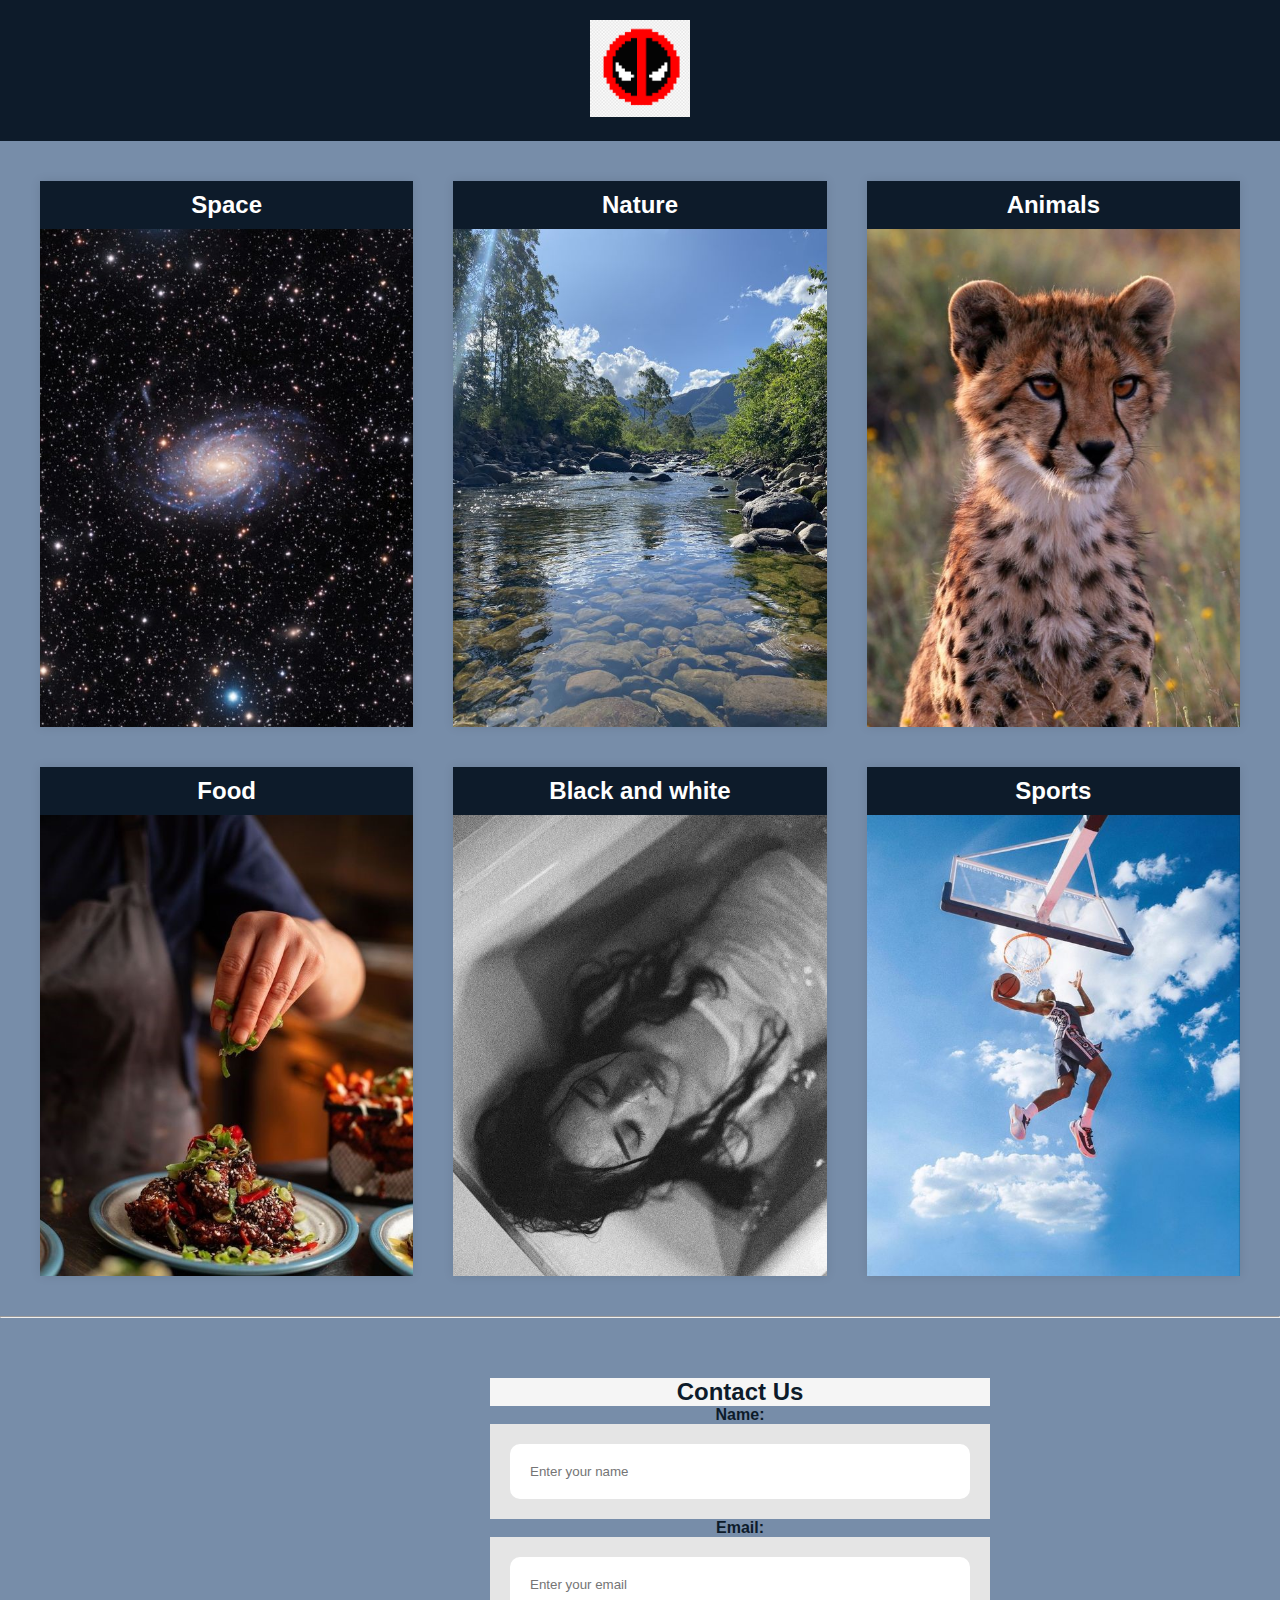
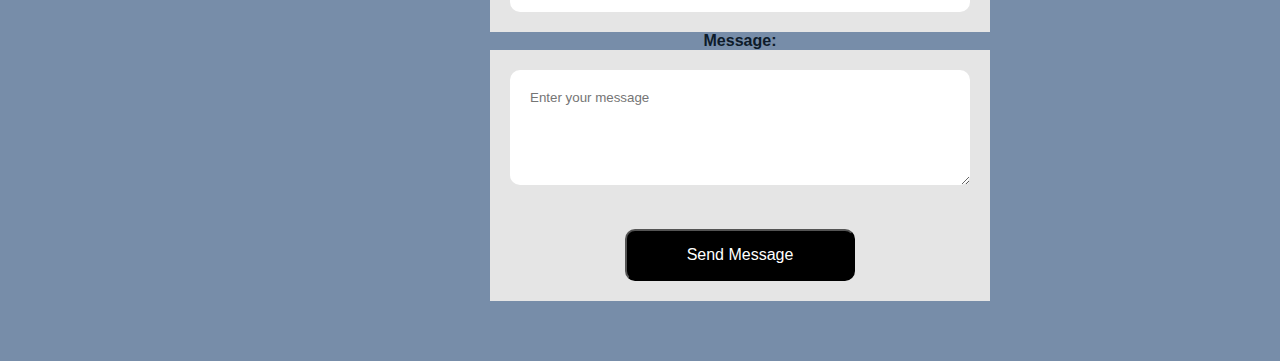
<file: index.html>
<!DOCTYPE html>
<html lang="en">
<head>
    <meta charset="UTF-8">
    <meta name="viewport" content="width=device-width, initial-scale=1.0">
    <link rel="stylesheet" href="Assets\CSS\style.css">
    <title>photography</title>
</head>
<body>
    <div id="logo">    
        <header>
            <img src="Assets\img\Index\Logo\logo.png" alt="Logo">
        </header>
    </div>
    
    <section class="gallery">
        <div class="category">
            <h2>Space</h2>
            <p><a href="Space.html"><img src="Assets\img\Index\img1.jpg" alt="Space Image"></a></p>
        </div>
        <div class="category">
            <h2>Nature</h2>
            <p><a href="Nature.html"><img src="Assets\img\Index\img2.jpg" alt="Nature Image"></a></p>
        </div>
        <div class="category">
            <h2>Animals</h2>
            <p><a href="Animal.html"><img src="Assets\img\Index\img3.jpg" alt="Animals Image"></a></p>
        </div>
        <div class="category">
            <h2>Food</h2>
            <p><a href="Food.html"><img src="Assets\img\Index\img4.jpg" alt="Food Image"></a></p>
        </div>
        <div class="category">
            <h2>Black and white</h2>
            <p><a href="B&W.html"><img src="Assets\img\Index\img5.jpg" alt="Black and white Image"></a></p>
        </div>
        <div class="category">
            <h2>Sports</h2>
            <p><a href="Sports.html"><img src="Assets\img\Index\img6.jpg" alt="Sports Image"></a></p>
        </div>
    </section>
    <hr>
    <section class="contact-us">
        <div>
        <b><form action="#">
            <h2>Contact Us</h2>
            <label for="name">Name:</label>
            <input type="text" id="name" placeholder="Enter your name">

            
            <label for="email">Email:</label>
            <input type="email" id="email" placeholder="Enter your email">
            
            <label for="message">Message:</label>
            <textarea id="message" name="message" rows="5" placeholder="Enter your message"></textarea> <br>
            <button type="submit">Send Message</button>
        </form></b>
    </div>
    </section>
</body>
</html>
</file>
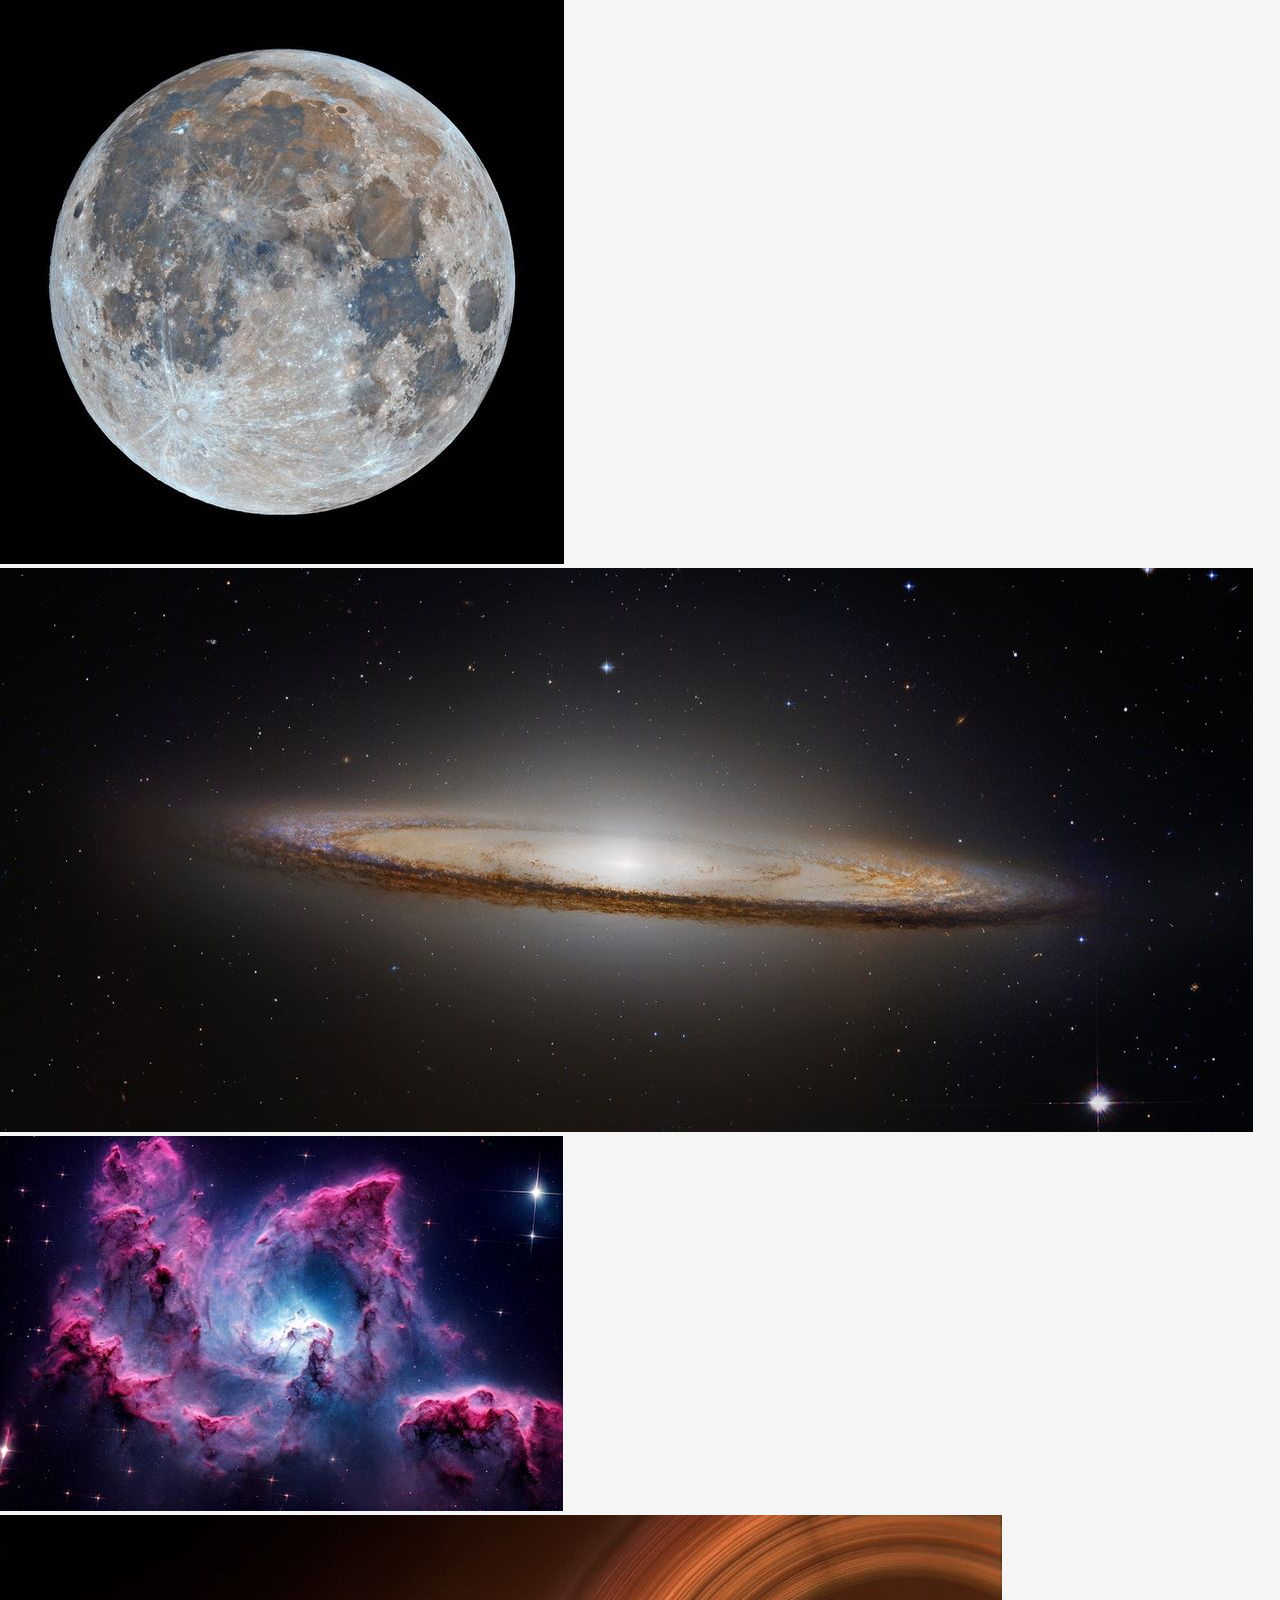
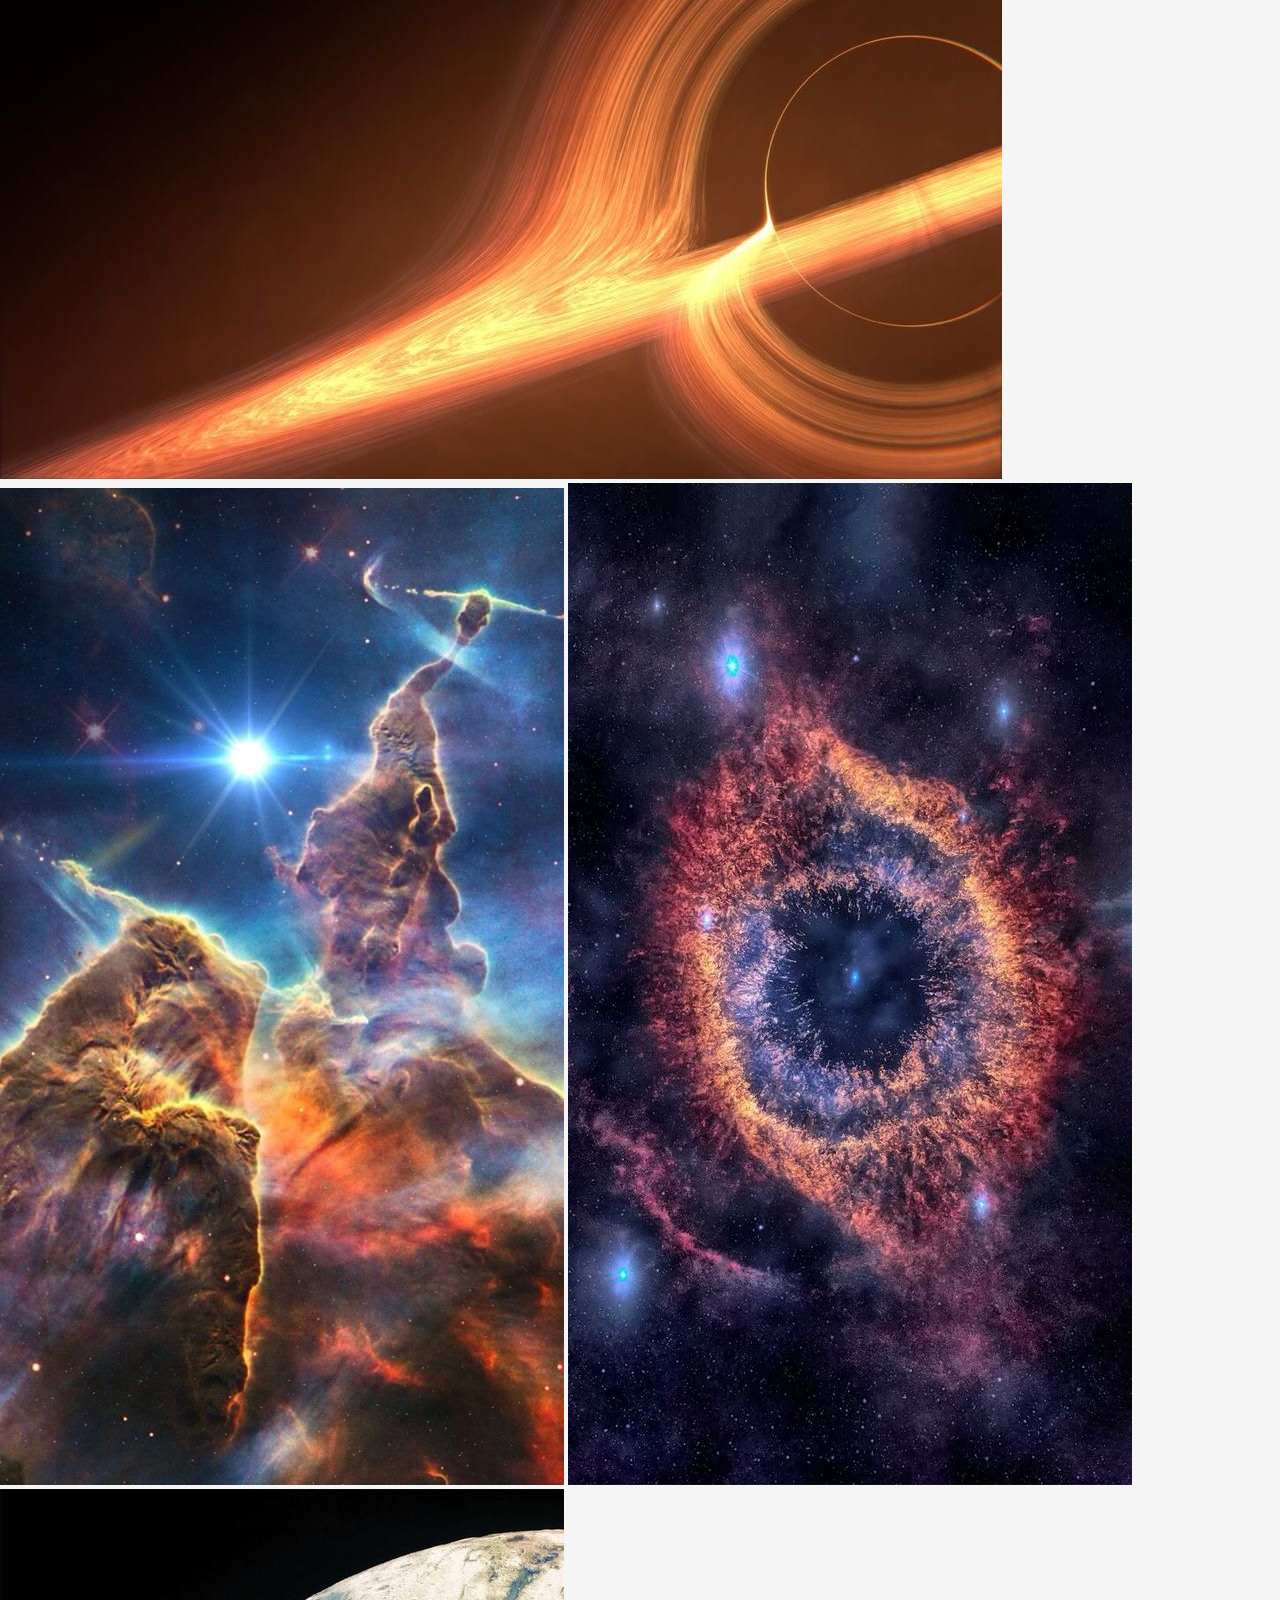
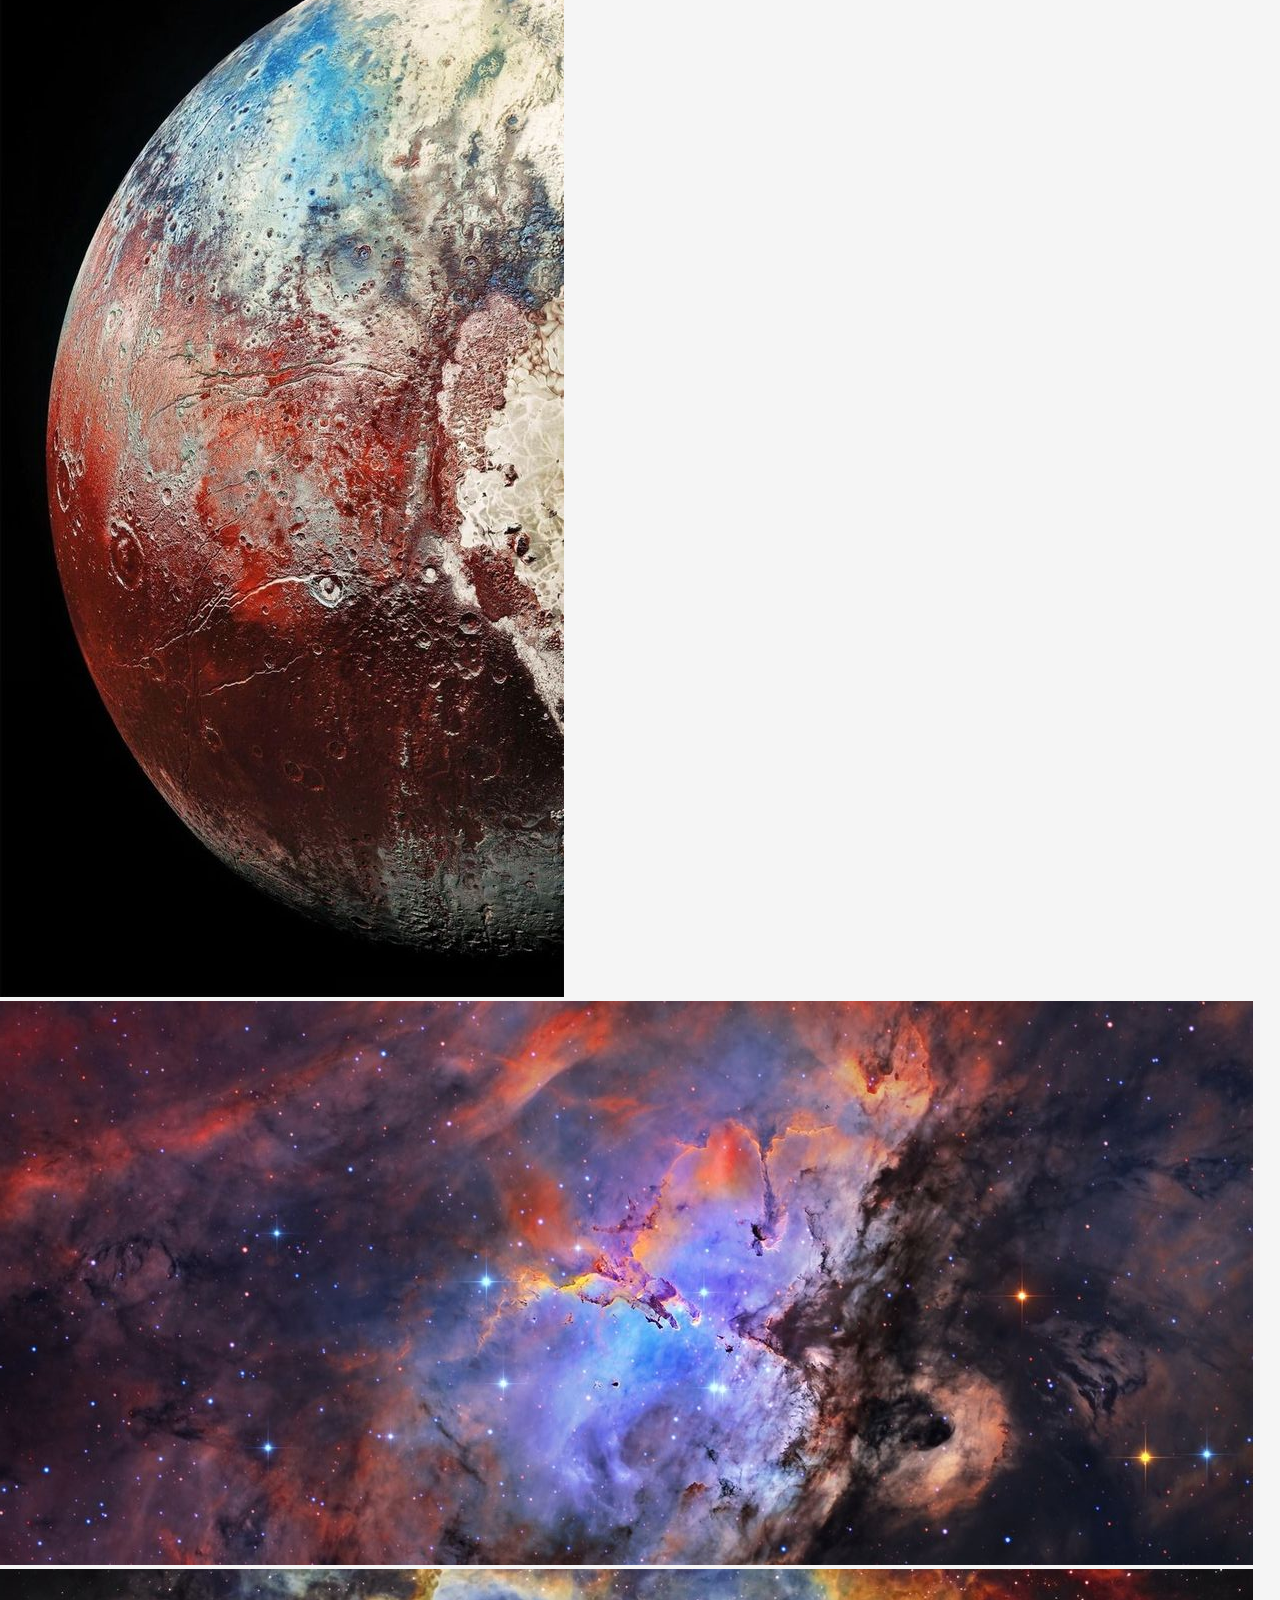
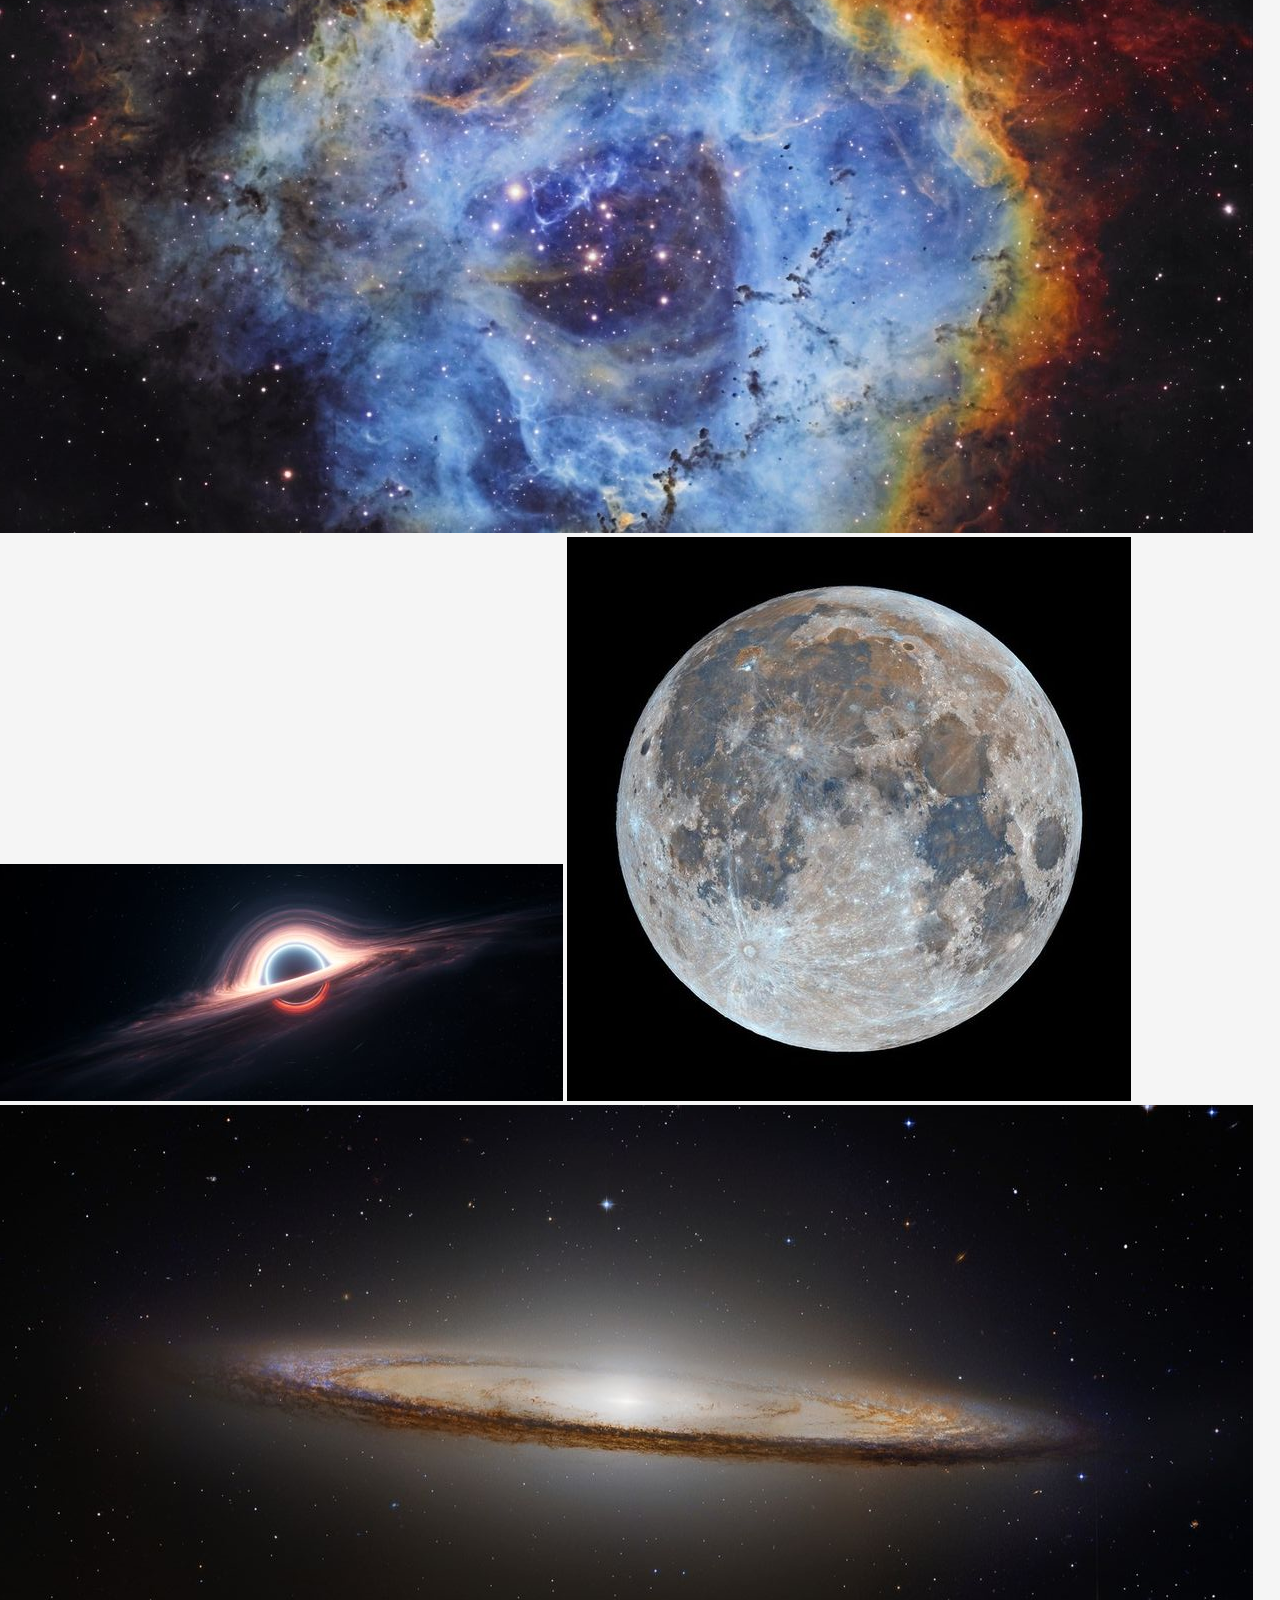
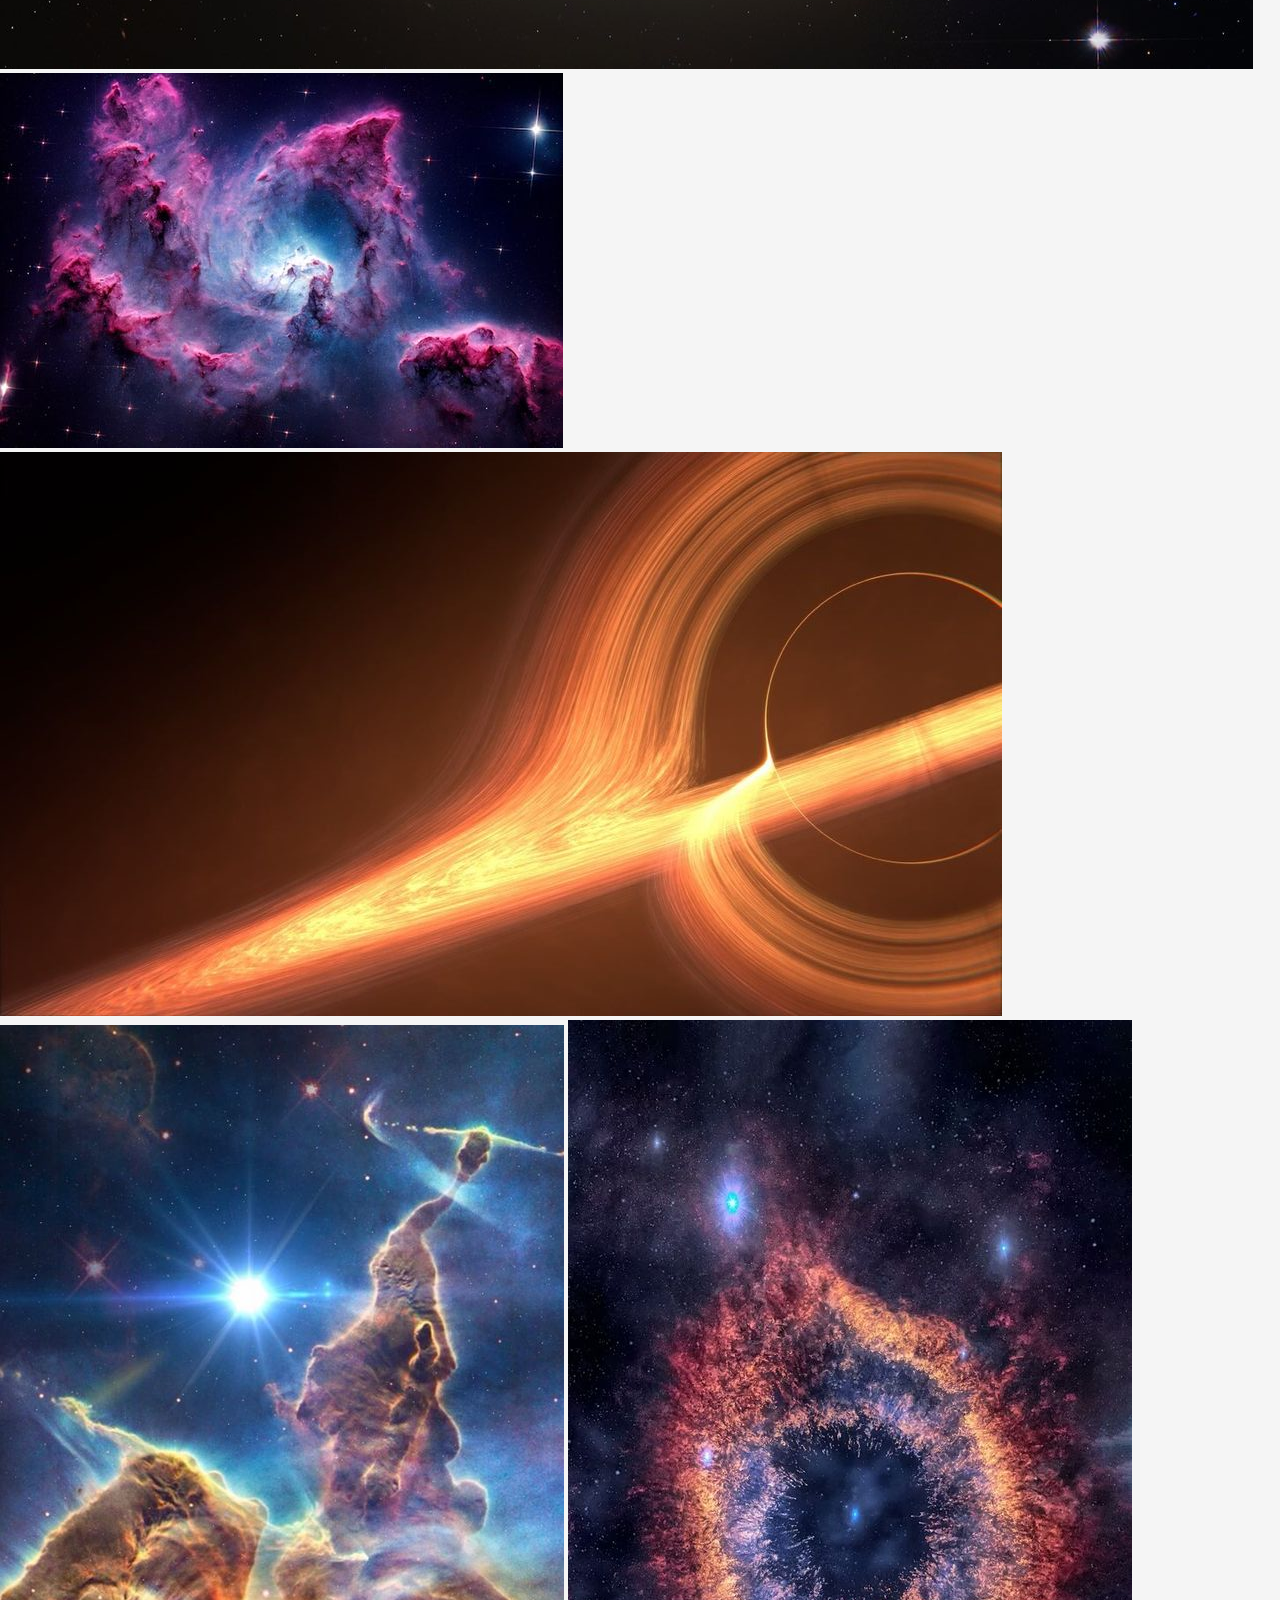
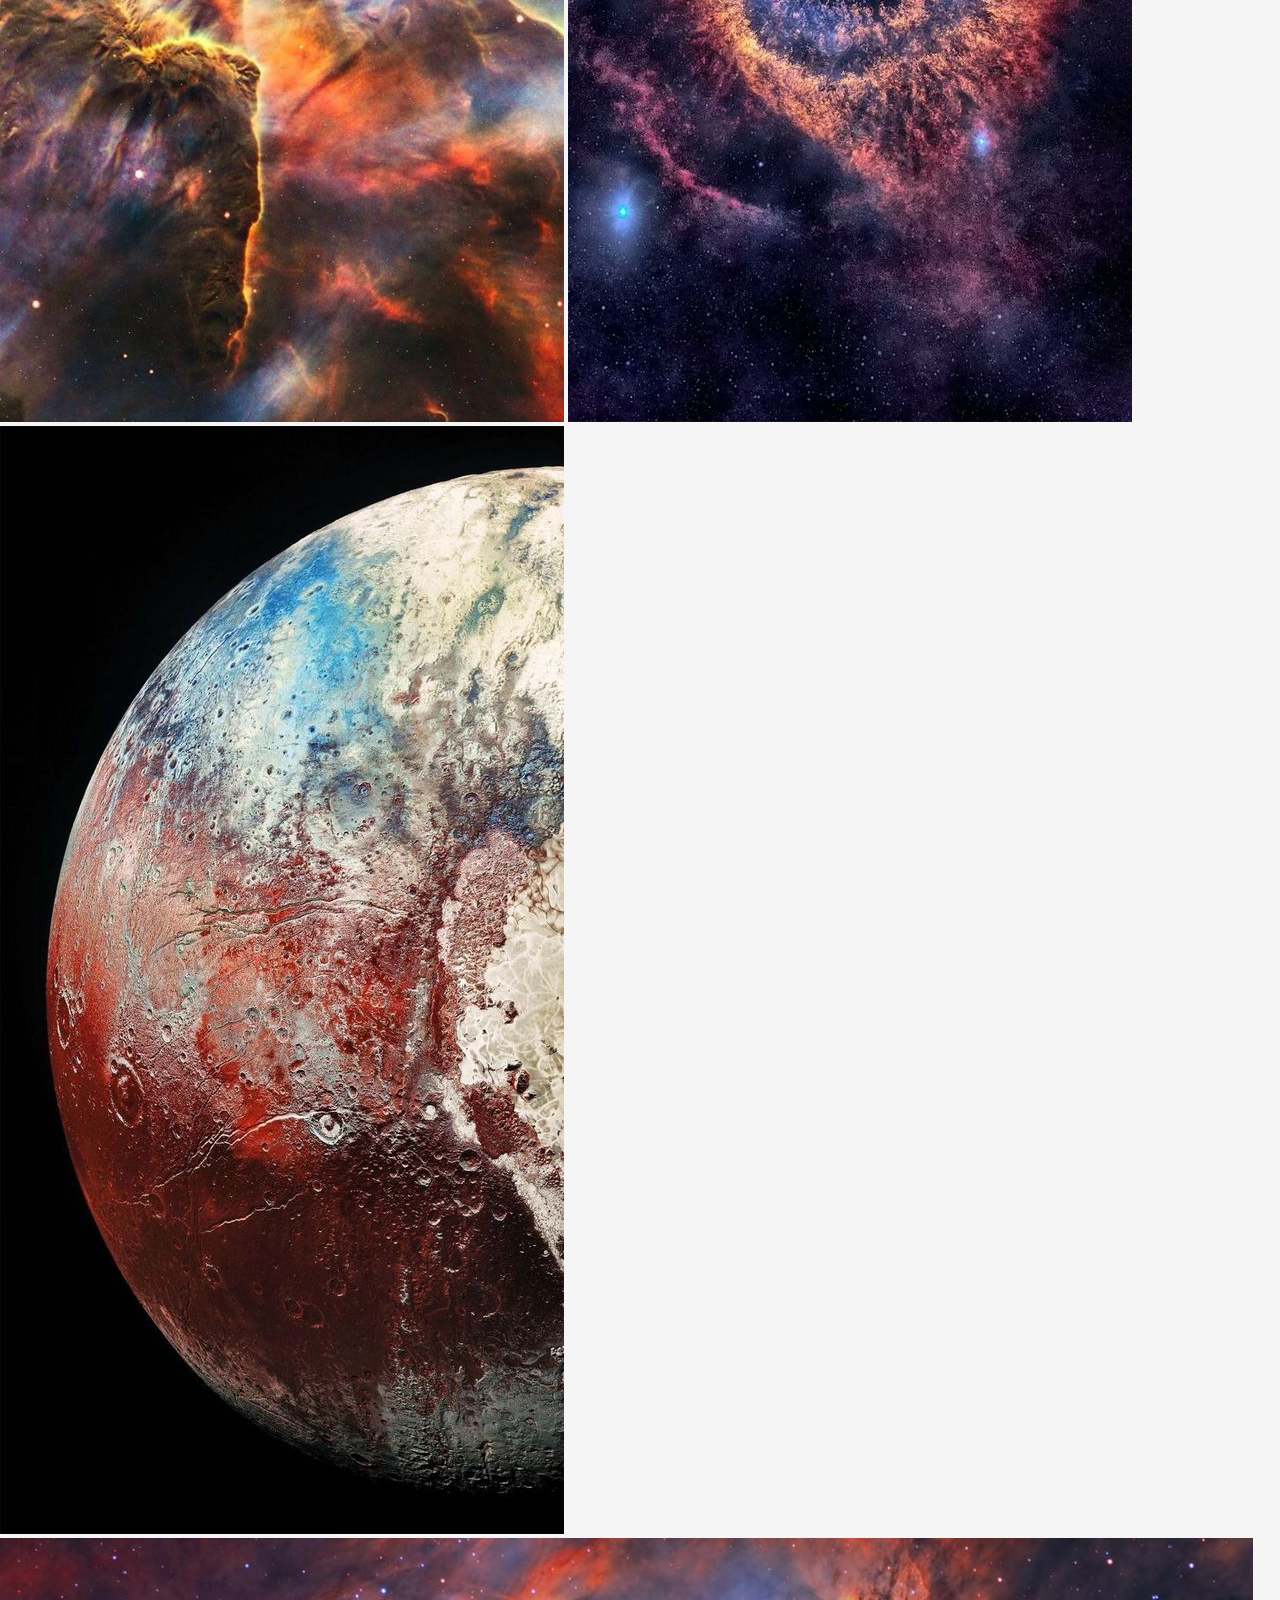
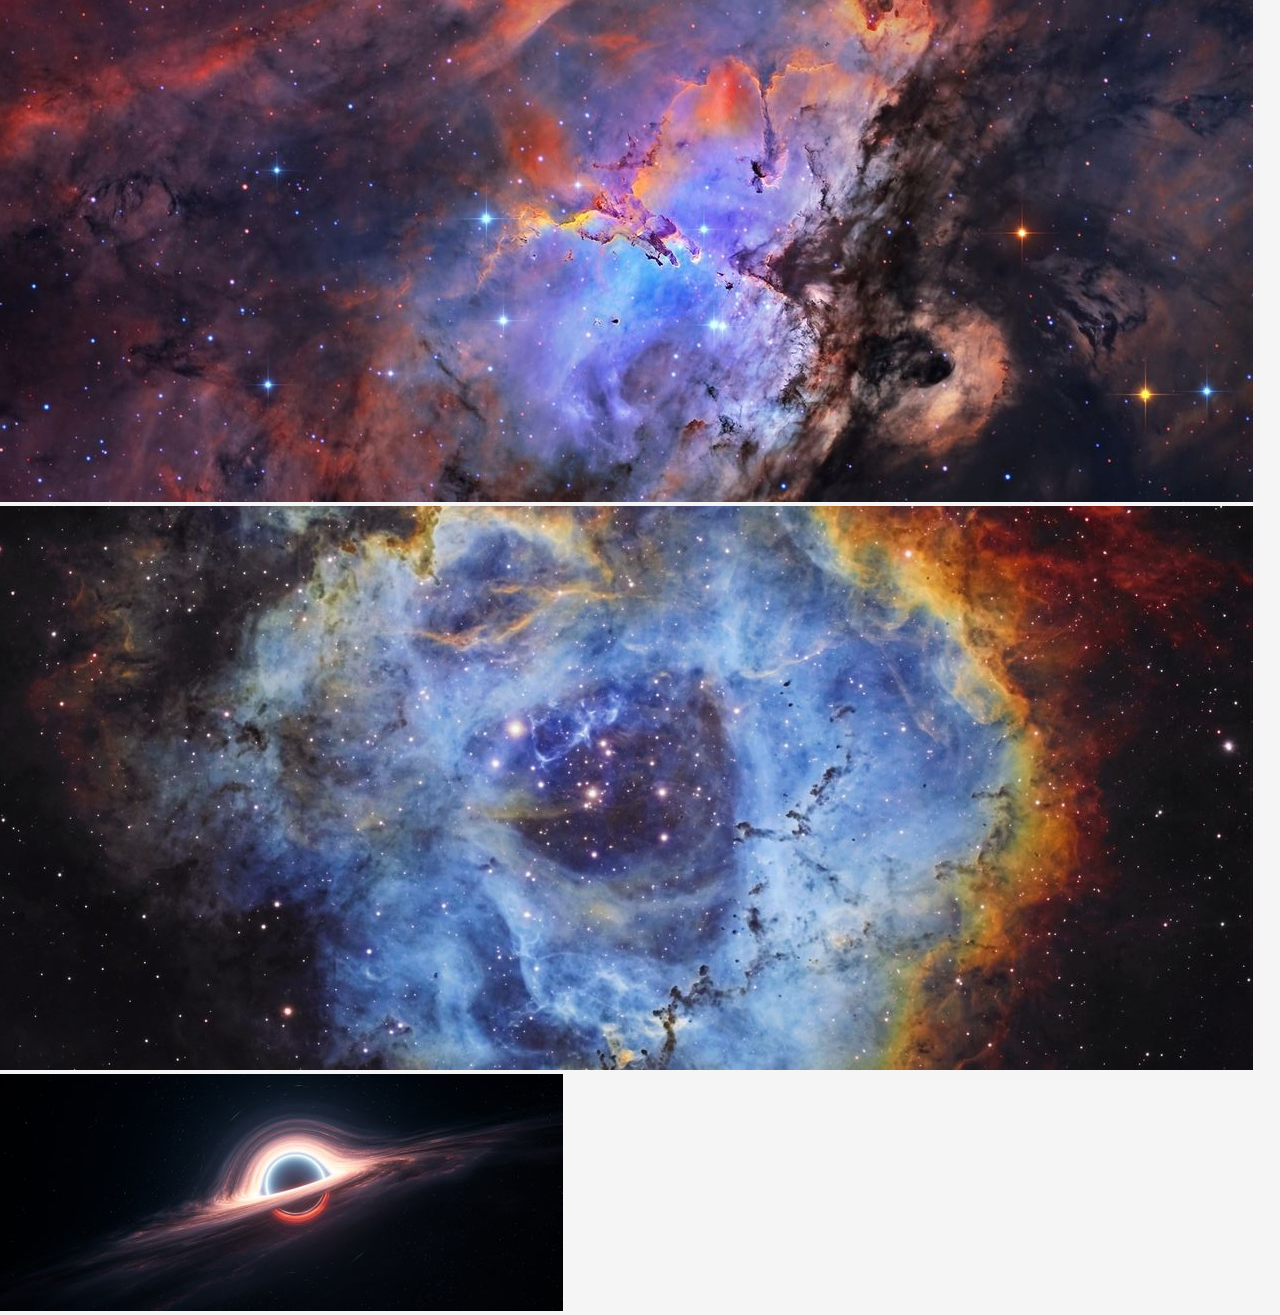
<file: Space.html>
<!DOCTYPE html>
<html lang="en">
<head>
    <meta charset="UTF-8">
    <meta name="viewport" content="width=device-width, initial-scale=1.0">
    <link rel="stylesheet" href="Assets\CSS\style.css">
    <title>Document</title>
</head>
<body>
    <div class="scroll-container">
        <div class="scroll-content">
        <img src="Assets\img\Space\space1.jpg" alt="Space1">
        <img src="Assets\img\Space\space2.jpg" alt="space2">
        <img src="Assets\img\Space\space3.jpg" alt="space3">
        <img src="Assets\img\Space\space4.jpg" alt="space4">
        <img src="Assets\img\Space\space5.jpg" alt="space5">
        <img src="Assets\img\Space\space6.jpg" alt="space6">
        <img src="Assets\img\Space\space7.jpg" alt="Space7">
        <img src="Assets\img\Space\space8.jpg" alt="Space8">
        <img src="Assets\img\Space\space9.jpg" alt="space9">
        <img src="Assets\img\Space\space10.jpg" alt="space10">
        
        <img src="Assets\img\Space\space1.jpg" alt="Space1">
        <img src="Assets\img\Space\space2.jpg" alt="space2">
        <img src="Assets\img\Space\space3.jpg" alt="space3">
        <img src="Assets\img\Space\space4.jpg" alt="space4">
        <img src="Assets\img\Space\space5.jpg" alt="space5">
        <img src="Assets\img\Space\space6.jpg" alt="space6">
        <img src="Assets\img\Space\space7.jpg" alt="Space7">
        <img src="Assets\img\Space\space8.jpg" alt="Space8">
        <img src="Assets\img\Space\space9.jpg" alt="space9">
        <img src="Assets\img\Space\space10.jpg" alt="space10">
        </div>
    </div>
</body>
</html>
</file>
